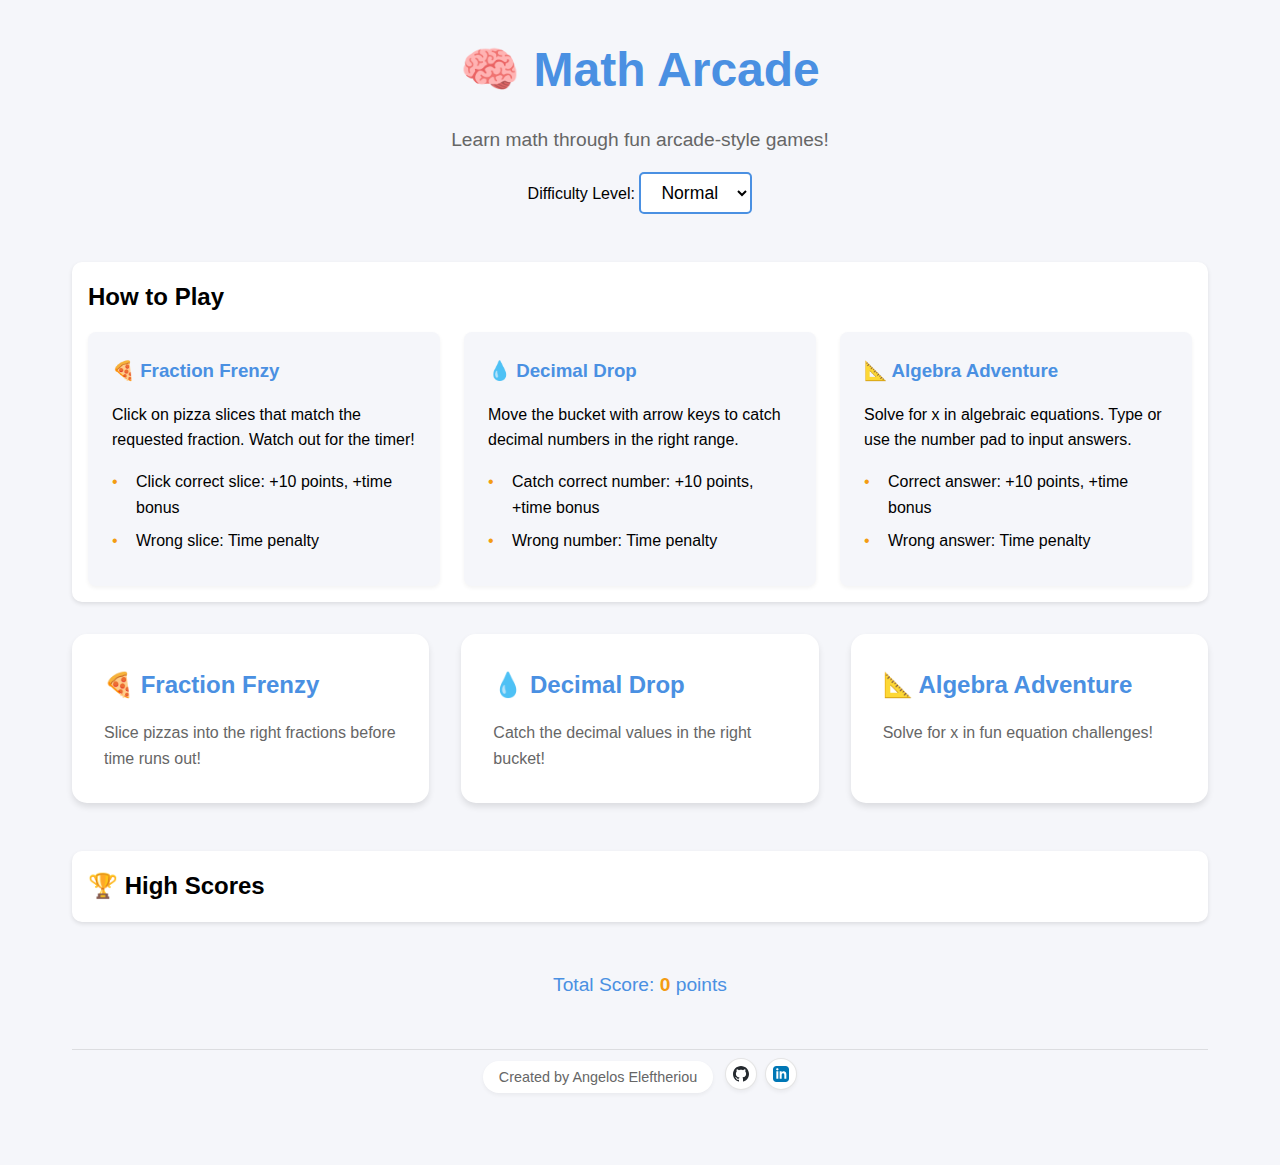
<file: index.html>
<!DOCTYPE html>
<html lang="en">
<head>
    <meta charset="UTF-8">
    <meta name="viewport" content="width=device-width, initial-scale=1.0">
    <title>Math Arcade: Mini-Games That Teach</title>
    <link rel="icon" href="data:image/svg+xml,<svg xmlns=%22http://www.w3.org/2000/svg%22 viewBox=%220 0 100 100%22><text y=%22.9em%22 font-size=%2290%22>🧠</text></svg>">
    <link rel="stylesheet" href="style.css">
</head>
<body>
    <div class="container">
        <header>
            <h1>🧠 Math Arcade</h1>
            <p class="subtitle">Learn math through fun arcade-style games!</p>
            
            <div class="difficulty-section">
                <label for="difficultySelect">Difficulty Level:</label>
                <select id="difficultySelect">
                    <option value="easy">Easy</option>
                    <option value="normal" selected>Normal</option>
                    <option value="hard">Hard</option>
                </select>
            </div>
        </header>

        <div class="instructions-section">
            <h2>How to Play</h2>
            <div class="instruction-cards">
                <div class="instruction-card">
                    <h3>🍕 Fraction Frenzy</h3>
                    <p>Click on pizza slices that match the requested fraction. Watch out for the timer!</p>
                    <ul>
                        <li>Click correct slice: +10 points, +time bonus</li>
                        <li>Wrong slice: Time penalty</li>
                    </ul>
                </div>
                <div class="instruction-card">
                    <h3>💧 Decimal Drop</h3>
                    <p>Move the bucket with arrow keys to catch decimal numbers in the right range.</p>
                    <ul>
                        <li>Catch correct number: +10 points, +time bonus</li>
                        <li>Wrong number: Time penalty</li>
                    </ul>
                </div>
                <div class="instruction-card">
                    <h3>📐 Algebra Adventure</h3>
                    <p>Solve for x in algebraic equations. Type or use the number pad to input answers.</p>
                    <ul>
                        <li>Correct answer: +10 points, +time bonus</li>
                        <li>Wrong answer: Time penalty</li>
                    </ul>
                </div>
            </div>
        </div>

        <div class="game-grid">
            <div class="game-card" onclick="location.href='games/fraction-frenzy.html'">
                <h2>🍕 Fraction Frenzy</h2>
                <p>Slice pizzas into the right fractions before time runs out!</p>
            </div>
            <div class="game-card" onclick="location.href='games/decimal-drop.html'">
                <h2>💧 Decimal Drop</h2>
                <p>Catch the decimal values in the right bucket!</p>
            </div>
            <div class="game-card" onclick="location.href='games/algebra-adventure.html'">
                <h2>📐 Algebra Adventure</h2>
                <p>Solve for x in fun equation challenges!</p>
            </div>
        </div>

        <div class="high-scores-section">
            <h2>🏆 High Scores</h2>
            <div id="highScores"></div>
        </div>

        <footer>
            <p>Total Score: <span id="totalScore">0</span> points</p>
        </footer>
        
        <div class="creator-footer">
            <span>Created by Angelos Eleftheriou</span>
            <div class="social-links">
                <a href="https://github.com/Angelel02" target="_blank" rel="noopener" class="social-button github" title="GitHub">
                    <svg viewBox="0 0 24 24">
                        <path d="M12 0c-6.626 0-12 5.373-12 12 0 5.302 3.438 9.8 8.207 11.387.599.111.793-.261.793-.577v-2.234c-3.338.726-4.033-1.416-4.033-1.416-.546-1.387-1.333-1.756-1.333-1.756-1.089-.745.083-.729.083-.729 1.205.084 1.839 1.237 1.839 1.237 1.07 1.834 2.807 1.304 3.492.997.107-.775.418-1.305.762-1.604-2.665-.305-5.467-1.334-5.467-5.931 0-1.311.469-2.381 1.236-3.221-.124-.303-.535-1.524.117-3.176 0 0 1.008-.322 3.301 1.23.957-.266 1.983-.399 3.003-.404 1.02.005 2.047.138 3.006.404 2.291-1.552 3.297-1.23 3.297-1.23.653 1.653.242 2.874.118 3.176.77.84 1.235 1.911 1.235 3.221 0 4.609-2.807 5.624-5.479 5.921.43.372.823 1.102.823 2.222v3.293c0 .319.192.694.801.576 4.765-1.589 8.199-6.086 8.199-11.386 0-6.627-5.373-12-12-12z"/>
                    </svg>
                </a>
                <a href="https://www.linkedin.com/in/angelos-eleftheriou/" target="_blank" rel="noopener" class="social-button linkedin" title="LinkedIn">
                    <svg viewBox="0 0 24 24">
                        <path d="M19 0h-14c-2.761 0-5 2.239-5 5v14c0 2.761 2.239 5 5 5h14c2.762 0 5-2.239 5-5v-14c0-2.761-2.238-5-5-5zm-11 19h-3v-11h3v11zm-1.5-12.268c-.966 0-1.75-.79-1.75-1.764s.784-1.764 1.75-1.764 1.75.79 1.75 1.764-.783 1.764-1.75 1.764zm13.5 12.268h-3v-5.604c0-3.368-4-3.113-4 0v5.604h-3v-11h3v1.765c1.396-2.586 7-2.777 7 2.476v6.759z"/>
                    </svg>
                </a>
            </div>
        </div>
    </div>
    <script src="main.js"></script>
</body>
</html>
</file>
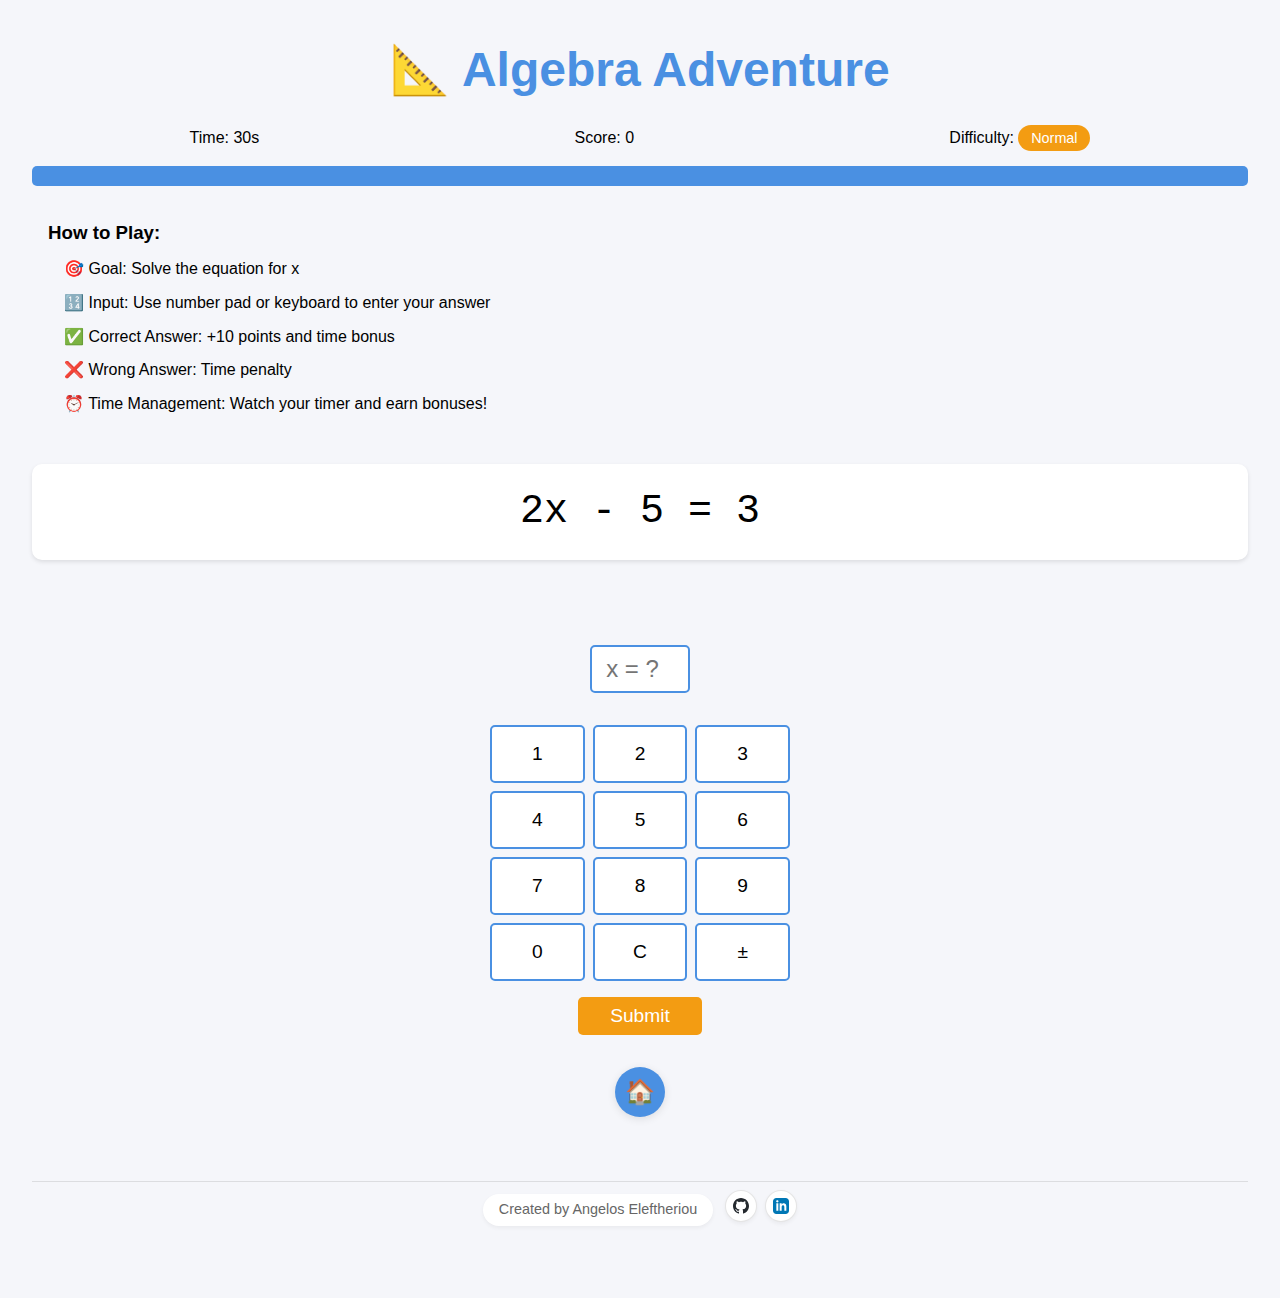
<file: games/algebra-adventure.html>
<!DOCTYPE html>
<html lang="en">
<head>
    <meta charset="UTF-8">
    <meta name="viewport" content="width=device-width, initial-scale=1.0">
    <title>Algebra Adventure - Math Arcade</title>
    <link rel="icon" href="data:image/svg+xml,<svg xmlns=%22http://www.w3.org/2000/svg%22 viewBox=%220 0 100 100%22><text y=%22.9em%22 font-size=%2290%22>🧠</text></svg>">
    <link rel="stylesheet" href="../style.css">
    <style>
        .game-container {
            text-align: center;
            padding: 2rem;
        }
        .game-info {
            display: flex;
            justify-content: space-around;
            margin: 1rem 0;
        }
        .equation-display {
            font-size: 2.5rem;
            margin: 1.5rem 0;
            font-family: monospace;
            background: var(--card-bg);
            padding: 1rem;
            border-radius: 10px;
            box-shadow: 0 2px 4px rgba(0, 0, 0, 0.1);
        }
        .instructions {
            background: var(--background-color);
            padding: 1rem;
            border-radius: 8px;
            margin: 1rem 0;
            text-align: left;
        }
        .instructions ul {
            list-style-type: none;
            padding-left: 1rem;
        }
        .instructions li {
            margin: 0.5rem 0;
        }
        .difficulty-badge {
            background: var(--secondary-color);
            color: white;
            padding: 0.3rem 0.8rem;
            border-radius: 15px;
            font-size: 0.9rem;
        }
        .number-pad {
            display: grid;
            grid-template-columns: repeat(3, 1fr);
            gap: 0.5rem;
            max-width: 300px;
            margin: 1rem auto;
        }
        .number-button {
            padding: 1rem;
            font-size: 1.2rem;
            border: 2px solid var(--primary-color);
            border-radius: 5px;
            background: white;
            cursor: pointer;
            transition: background-color 0.2s;
        }
        .number-button:hover {
            background: var(--primary-color);
            color: white;
        }
        #answer-input {
            font-size: 1.5rem;
            width: 100px;
            padding: 0.5rem;
            text-align: center;
            border: 2px solid var(--primary-color);
            border-radius: 5px;
            margin: 1rem;
        }
        .submit-button {
            padding: 0.5rem 2rem;
            font-size: 1.2rem;
            background: var(--secondary-color);
            color: white;
            border: none;
            border-radius: 5px;
            cursor: pointer;
        }
        .feedback {
            font-size: 1.2rem;
            margin: 1rem 0;
            min-height: 1.5em;
        }
        .correct { color: #2ecc71; }
        .incorrect { color: #e74c3c; }
        .time-bar-container {
            width: 100%;
            background: #ddd;
            border-radius: 5px;
            overflow: hidden;
            margin: 1rem 0;
        }
        .time-bar {
            height: 20px;
            background: var(--primary-color);
            width: 100%;
            transition: width 0.5s linear;
        }
    </style>
</head>
<body>
    <div class="game-container">
        <h1>📐 Algebra Adventure</h1>
        <div class="game-info">
            <p class="timer">Time: <span id="timeLeft">60</span>s</p>
            <p class="score-display">Score: <span id="score">0</span></p>
            <p>Difficulty: <span id="difficultyBadge" class="difficulty-badge">Normal</span></p>
        </div>
        
        <div class="time-bar-container">
            <div class="time-bar" id="timeBar"></div>
        </div>
        
        <div class="instructions">
            <h3>How to Play:</h3>
            <ul>
                <li>🎯 Goal: Solve the equation for x</li>
                <li>🔢 Input: Use number pad or keyboard to enter your answer</li>
                <li>✅ Correct Answer: +10 points and time bonus</li>
                <li>❌ Wrong Answer: Time penalty</li>
                <li>⏰ Time Management: Watch your timer and earn bonuses!</li>
            </ul>
        </div>

        <div class="equation-display" id="equation"></div>
        <div class="feedback" id="feedback"></div>
        <input type="number" id="answer-input" placeholder="x = ?">
        <div class="number-pad" id="numberPad"></div>
        <button class="submit-button" id="submitAnswer">Submit</button>
        
        <div class="centered-content">
            <a href="../index.html" class="home-button" title="Go to Home"></a>
        </div>
        
        <div class="creator-footer">
            <span>Created by Angelos Eleftheriou</span>
            <div class="social-links">
                <a href="https://github.com/Angelel02" target="_blank" rel="noopener" class="social-button github" title="GitHub">
                    <svg viewBox="0 0 24 24">
                        <path d="M12 0c-6.626 0-12 5.373-12 12 0 5.302 3.438 9.8 8.207 11.387.599.111.793-.261.793-.577v-2.234c-3.338.726-4.033-1.416-4.033-1.416-.546-1.387-1.333-1.756-1.333-1.756-1.089-.745.083-.729.083-.729 1.205.084 1.839 1.237 1.839 1.237 1.07 1.834 2.807 1.304 3.492.997.107-.775.418-1.305.762-1.604-2.665-.305-5.467-1.334-5.467-5.931 0-1.311.469-2.381 1.236-3.221-.124-.303-.535-1.524.117-3.176 0 0 1.008-.322 3.301 1.23.957-.266 1.983-.399 3.003-.404 1.02.005 2.047.138 3.006.404 2.291-1.552 3.297-1.23 3.297-1.23.653 1.653.242 2.874.118 3.176.77.84 1.235 1.911 1.235 3.221 0 4.609-2.807 5.624-5.479 5.921.43.372.823 1.102.823 2.222v3.293c0 .319.192.694.801.576 4.765-1.589 8.199-6.086 8.199-11.386 0-6.627-5.373-12-12-12z"/>
                    </svg>
                </a>
                <a href="https://www.linkedin.com/in/angelos-eleftheriou/" target="_blank" rel="noopener" class="social-button linkedin" title="LinkedIn">
                    <svg viewBox="0 0 24 24">
                        <path d="M19 0h-14c-2.761 0-5 2.239-5 5v14c0 2.761 2.239 5 5 5h14c2.762 0 5-2.239 5-5v-14c0-2.761-2.238-5-5-5zm-11 19h-3v-11h3v11zm-1.5-12.268c-.966 0-1.75-.79-1.75-1.764s.784-1.764 1.75-1.764 1.75.79 1.75 1.764-.783 1.764-1.75 1.764zm13.5 12.268h-3v-5.604c0-3.368-4-3.113-4 0v5.604h-3v-11h3v1.765c1.396-2.586 7-2.777 7 2.476v6.759z"/>
                    </svg>
                </a>
            </div>
        </div>
    </div>
    <script src="../main.js"></script>
    <script src="audio-utils.js"></script>
    <script src="algebra-adventure.js"></script>
</body>
</html>
</file>
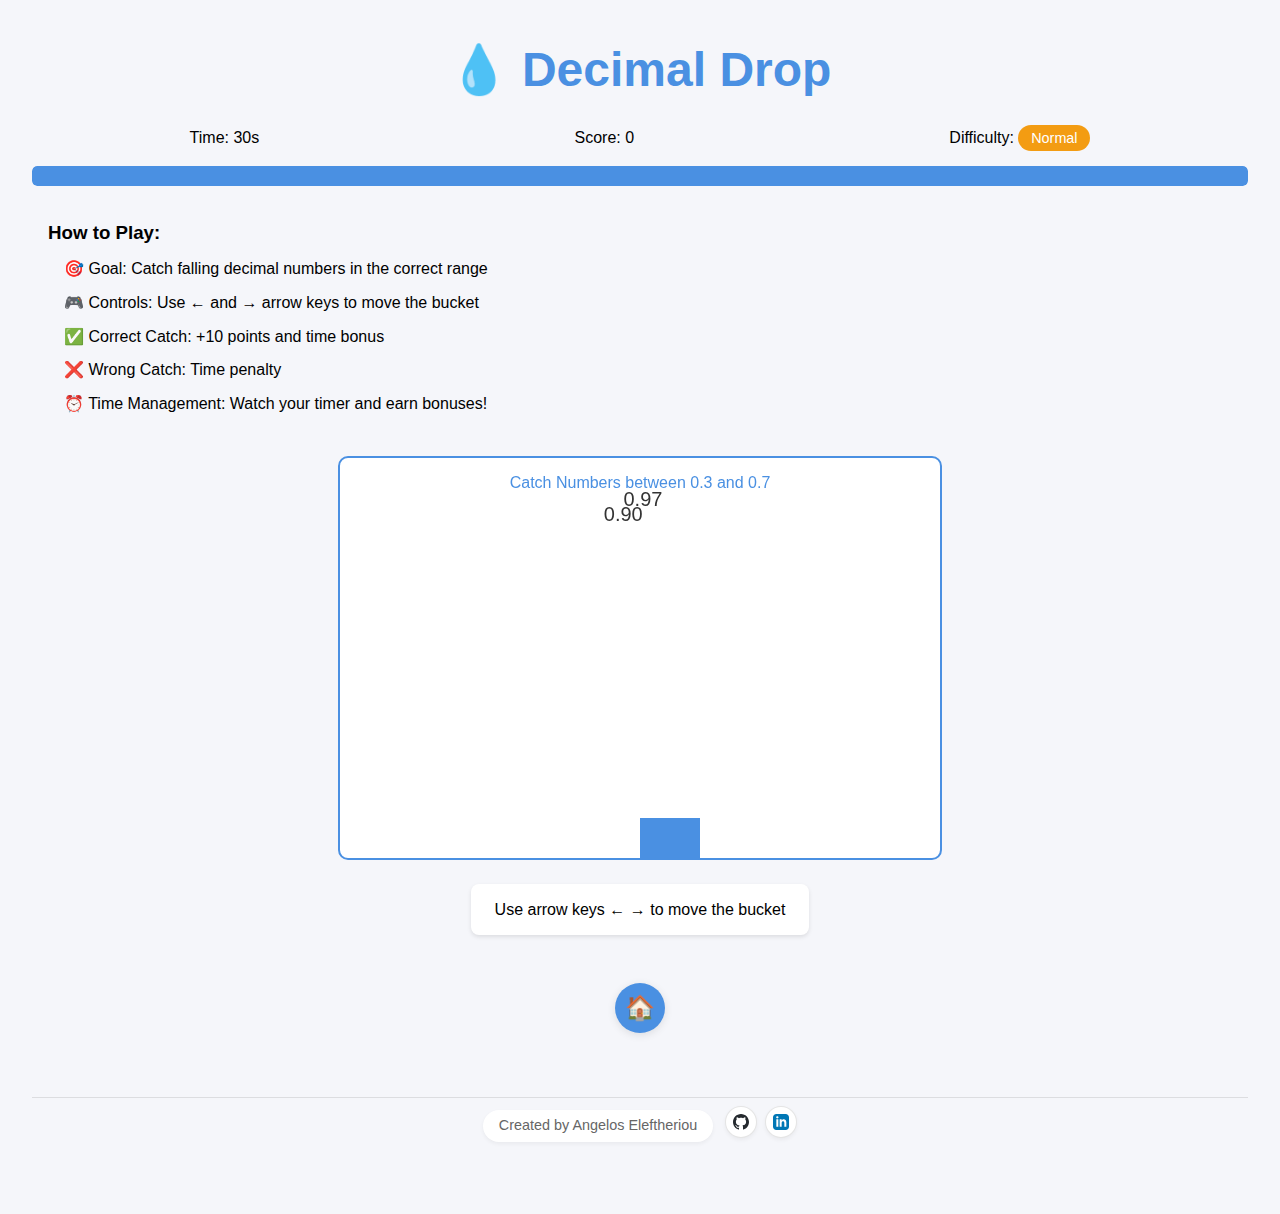
<file: games/decimal-drop.html>
<!DOCTYPE html>
<html lang="en">
<head>
    <meta charset="UTF-8">
    <meta name="viewport" content="width=device-width, initial-scale=1.0">
    <title>Decimal Drop - Math Arcade</title>
    <link rel="icon" href="data:image/svg+xml,<svg xmlns=%22http://www.w3.org/2000/svg%22 viewBox=%220 0 100 100%22><text y=%22.9em%22 font-size=%2290%22>🧠</text></svg>">
    <link rel="stylesheet" href="../style.css">
    <style>
        .game-container {
            text-align: center;
            padding: 2rem;
        }
        #gameCanvas {
            border: 2px solid var(--primary-color);
            border-radius: 10px;
            background: white;
        }
        .game-info {
            display: flex;
            justify-content: space-around;
            margin: 1rem 0;
        }
        .instructions {
            background: var(--background-color);
            padding: 1rem;
            border-radius: 8px;
            margin: 1rem 0;
            text-align: left;
        }
        .instructions ul {
            list-style-type: none;
            padding-left: 1rem;
        }
        .instructions li {
            margin: 0.5rem 0;
        }
        .difficulty-badge {
            background: var(--secondary-color);
            color: white;
            padding: 0.3rem 0.8rem;
            border-radius: 15px;
            font-size: 0.9rem;
        }
        .controls {
            margin: 1rem auto;
            padding: 0.8rem 1.5rem;
            background: var(--card-bg);
            border-radius: 8px;
            box-shadow: 0 2px 4px rgba(0, 0, 0, 0.1);
            display: block;
            text-align: center;
            width: fit-content;
        }
        .time-bar-container {
            width: 100%;
            background: var(--background-color);
            border-radius: 5px;
            margin: 1rem 0;
        }
        .time-bar {
            height: 20px;
            background: var(--primary-color);
            border-radius: 5px;
            width: 100%;
        }
    </style>
</head>
<body>
    <div class="game-container">
        <h1>💧 Decimal Drop</h1>
        <div class="game-info">
            <p class="timer">Time: <span id="timeLeft">60</span>s</p>
            <p class="score-display">Score: <span id="score">0</span></p>
            <p>Difficulty: <span id="difficultyBadge" class="difficulty-badge">Normal</span></p>
        </div>
        
        <div class="time-bar-container">
            <div class="time-bar" id="timeBar"></div>
        </div>
        
        <div class="instructions">
            <h3>How to Play:</h3>
            <ul>
                <li>🎯 Goal: Catch falling decimal numbers in the correct range</li>
                <li>🎮 Controls: Use ← and → arrow keys to move the bucket</li>
                <li>✅ Correct Catch: +10 points and time bonus</li>
                <li>❌ Wrong Catch: Time penalty</li>
                <li>⏰ Time Management: Watch your timer and earn bonuses!</li>
            </ul>
        </div>

        <canvas id="gameCanvas" width="600" height="400"></canvas>
        <div class="controls">Use arrow keys ← → to move the bucket</div>
        
        <div class="centered-margin-top">
            <a href="../index.html" class="home-button" title="Go to Home"></a>
        </div>
        
        <div class="creator-footer">
            <span>Created by Angelos Eleftheriou</span>
            <div class="social-links">
                <a href="https://github.com/Angelel02" target="_blank" rel="noopener" class="social-button github" title="GitHub">
                    <svg viewBox="0 0 24 24">
                        <path d="M12 0c-6.626 0-12 5.373-12 12 0 5.302 3.438 9.8 8.207 11.387.599.111.793-.261.793-.577v-2.234c-3.338.726-4.033-1.416-4.033-1.416-.546-1.387-1.333-1.756-1.333-1.756-1.089-.745.083-.729.083-.729 1.205.084 1.839 1.237 1.839 1.237 1.07 1.834 2.807 1.304 3.492.997.107-.775.418-1.305.762-1.604-2.665-.305-5.467-1.334-5.467-5.931 0-1.311.469-2.381 1.236-3.221-.124-.303-.535-1.524.117-3.176 0 0 1.008-.322 3.301 1.23.957-.266 1.983-.399 3.003-.404 1.02.005 2.047.138 3.006.404 2.291-1.552 3.297-1.23 3.297-1.23.653 1.653.242 2.874.118 3.176.77.84 1.235 1.911 1.235 3.221 0 4.609-2.807 5.624-5.479 5.921.43.372.823 1.102.823 2.222v3.293c0 .319.192.694.801.576 4.765-1.589 8.199-6.086 8.199-11.386 0-6.627-5.373-12-12-12z"/>
                    </svg>
                </a>
                <a href="https://www.linkedin.com/in/angelos-eleftheriou/" target="_blank" rel="noopener" class="social-button linkedin" title="LinkedIn">
                    <svg viewBox="0 0 24 24">
                        <path d="M19 0h-14c-2.761 0-5 2.239-5 5v14c0 2.761 2.239 5 5 5h14c2.762 0 5-2.239 5-5v-14c0-2.761-2.238-5-5-5zm-11 19h-3v-11h3v11zm-1.5-12.268c-.966 0-1.75-.79-1.75-1.764s.784-1.764 1.75-1.764 1.75.79 1.75 1.764-.783 1.764-1.75 1.764zm13.5 12.268h-3v-5.604c0-3.368-4-3.113-4 0v5.604h-3v-11h3v1.765c1.396-2.586 7-2.777 7 2.476v6.759z"/>
                    </svg>
                </a>
            </div>
        </div>
    </div>
    <script src="../main.js"></script>
    <script src="audio-utils.js"></script>
    <script src="decimal-drop.js"></script>
</body>
</html>
</file>
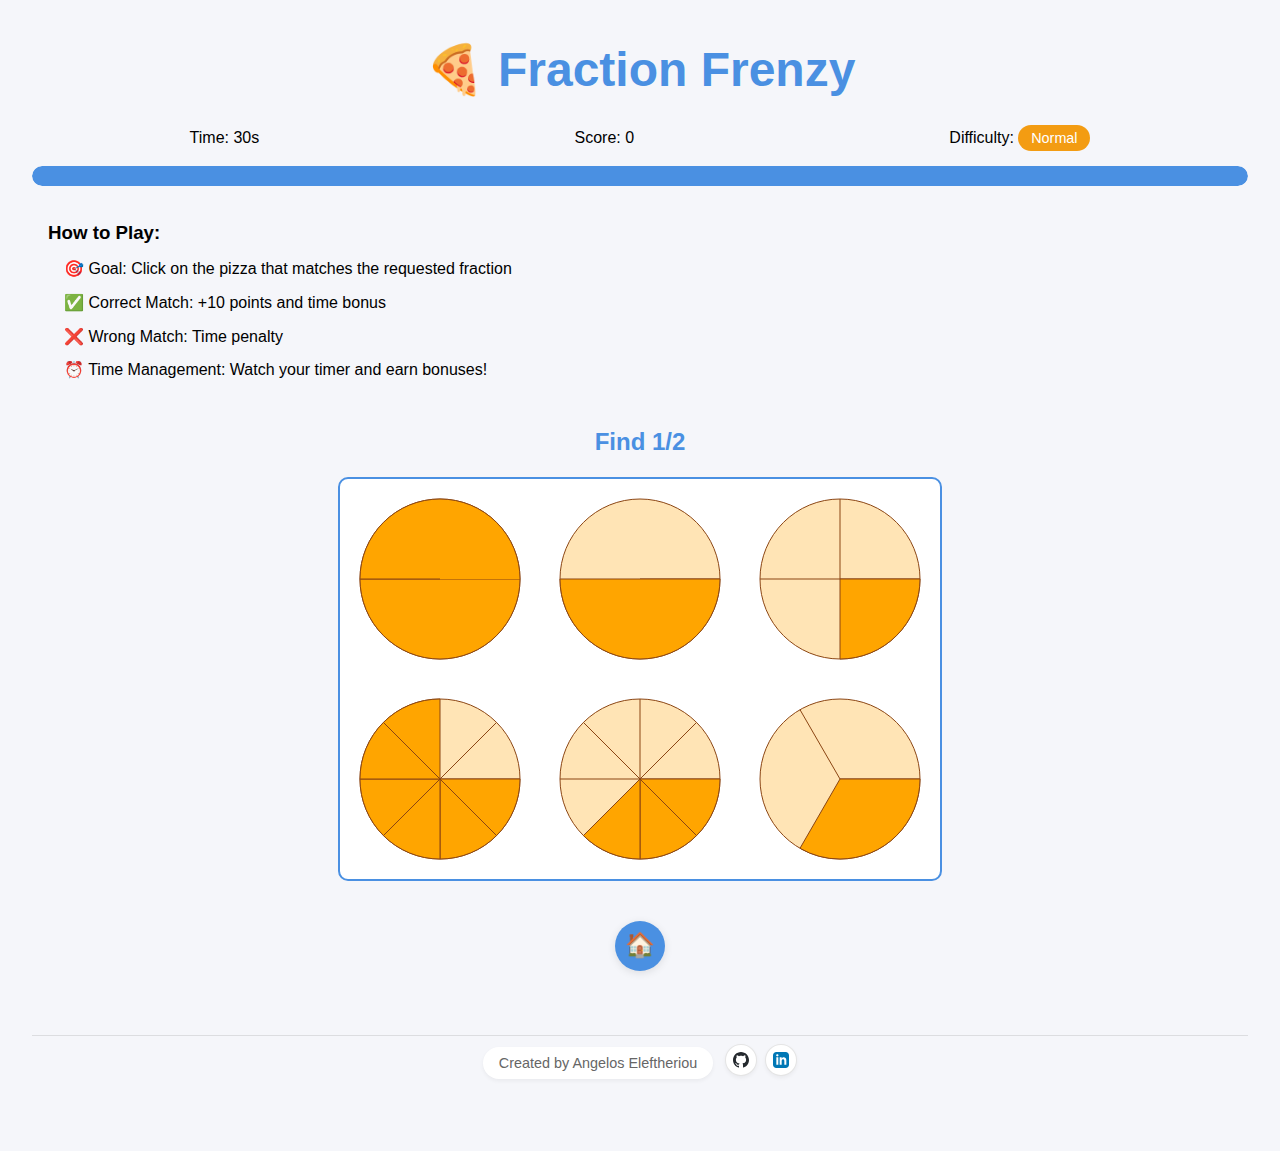
<file: games/fraction-frenzy.html>
<!DOCTYPE html>
<html lang="en">
<head>
    <meta charset="UTF-8">
    <meta name="viewport" content="width=device-width, initial-scale=1.0">
    <title>Fraction Frenzy - Math Arcade</title>
    <link rel="stylesheet" href="../style.css">
    <style>
        .game-container {
            text-align: center;
            padding: 2rem;
        }
        #gameCanvas {
            border: 2px solid var(--primary-color);
            border-radius: 10px;
            background: white;
        }
        .game-info {
            display: flex;
            justify-content: space-around;
            margin: 1rem 0;
        }
        .instructions {
            background: var(--background-color);
            padding: 1rem;
            border-radius: 8px;
            margin: 1rem 0;
            text-align: left;
        }
        .instructions ul {
            list-style-type: none;
            padding-left: 1rem;
        }
        .instructions li {
            margin: 0.5rem 0;
        }
        .difficulty-badge {
            background: var(--secondary-color);
            color: white;
            padding: 0.3rem 0.8rem;
            border-radius: 15px;
            font-size: 0.9rem;
        }
        .time-bar-container {
            width: 100%;
            background: var(--background-color);
            border-radius: 10px;
            margin: 1rem 0;
        }
        .time-bar {
            height: 20px;
            background: var(--primary-color);
            border-radius: 10px;
            width: 100%;
        }
    </style>
</head>
<body>
    <div class="game-container">
        <h1>🍕 Fraction Frenzy</h1>
        <div class="game-info">
            <p class="timer">Time: <span id="timeLeft">60</span>s</p>
            <p class="score-display">Score: <span id="score">0</span></p>
            <p>Difficulty: <span id="difficultyBadge" class="difficulty-badge">Normal</span></p>
        </div>
        
        <div class="time-bar-container">
            <div class="time-bar" id="timeBar"></div>
        </div>
        
        <div class="instructions">
            <h3>How to Play:</h3>
            <ul>
                <li>🎯 Goal: Click on the pizza that matches the requested fraction</li>
                <li>✅ Correct Match: +10 points and time bonus</li>
                <li>❌ Wrong Match: Time penalty</li>
                <li>⏰ Time Management: Watch your timer and earn bonuses!</li>
            </ul>
        </div>

        <h2 id="question" style="margin: 1rem 0; color: var(--primary-color);"></h2>
        <canvas id="gameCanvas" width="600" height="400"></canvas>
        <div style="text-align: center;">
            <a href="../index.html" class="home-button"></a>
        </div>
        
        <div class="creator-footer">
            <span>Created by Angelos Eleftheriou</span>
            <div class="social-links">
                <a href="https://github.com/Angelel02" target="_blank" rel="noopener" class="social-button github" title="GitHub">
                    <svg viewBox="0 0 24 24">
                        <path d="M12 0c-6.626 0-12 5.373-12 12 0 5.302 3.438 9.8 8.207 11.387.599.111.793-.261.793-.577v-2.234c-3.338.726-4.033-1.416-4.033-1.416-.546-1.387-1.333-1.756-1.333-1.756-1.089-.745.083-.729.083-.729 1.205.084 1.839 1.237 1.839 1.237 1.07 1.834 2.807 1.304 3.492.997.107-.775.418-1.305.762-1.604-2.665-.305-5.467-1.334-5.467-5.931 0-1.311.469-2.381 1.236-3.221-.124-.303-.535-1.524.117-3.176 0 0 1.008-.322 3.301 1.23.957-.266 1.983-.399 3.003-.404 1.02.005 2.047.138 3.006.404 2.291-1.552 3.297-1.23 3.297-1.23.653 1.653.242 2.874.118 3.176.77.84 1.235 1.911 1.235 3.221 0 4.609-2.807 5.624-5.479 5.921.43.372.823 1.102.823 2.222v3.293c0 .319.192.694.801.576 4.765-1.589 8.199-6.086 8.199-11.386 0-6.627-5.373-12-12-12z"/>
                    </svg>
                </a>
                <a href="https://www.linkedin.com/in/angelos-eleftheriou/" target="_blank" rel="noopener" class="social-button linkedin" title="LinkedIn">
                    <svg viewBox="0 0 24 24">
                        <path d="M19 0h-14c-2.761 0-5 2.239-5 5v14c0 2.761 2.239 5 5 5h14c2.762 0 5-2.239 5-5v-14c0-2.761-2.238-5-5-5zm-11 19h-3v-11h3v11zm-1.5-12.268c-.966 0-1.75-.79-1.75-1.764s.784-1.764 1.75-1.764 1.75.79 1.75 1.764-.783 1.764-1.75 1.764zm13.5 12.268h-3v-5.604c0-3.368-4-3.113-4 0v5.604h-3v-11h3v1.765c1.396-2.586 7-2.777 7 2.476v6.759z"/>
                    </svg>
                </a>
            </div>
        </div>
    </div>
    <script src="../main.js"></script>
    <script src="audio-utils.js"></script>
    <script src="fraction-frenzy.js"></script>
</body>
</html>
</file>
<file: style.css>
:root {
    --primary-color: #4a90e2;
    --secondary-color: #f39c12;
    --background-color: #f5f6fa;
    --card-bg: #ffffff;
}

* {
    margin: 0;
    padding: 0;
    box-sizing: border-box;
}

body {
    font-family: 'Arial', sans-serif;
    background-color: var(--background-color);
    line-height: 1.6;
}

.container {
    max-width: 1200px;
    margin: 0 auto;
    padding: 2rem;
}

header {
    text-align: center;
    margin-bottom: 3rem;
}

h1 {
    font-size: 3rem;
    color: var(--primary-color);
    margin-bottom: 1rem;
}

.subtitle {
    font-size: 1.2rem;
    color: #666;
}

.game-grid {
    display: grid;
    grid-template-columns: repeat(auto-fit, minmax(300px, 1fr));
    gap: 2rem;
    margin-bottom: 3rem;
}

.game-card {
    background: var(--card-bg);
    border-radius: 15px;
    padding: 2rem;
    box-shadow: 0 4px 6px rgba(0, 0, 0, 0.1);
    transition: transform 0.3s ease;
    cursor: pointer;
}

.game-card:hover {
    transform: translateY(-5px);
}

.game-card h2 {
    color: var(--primary-color);
    margin-bottom: 1rem;
}

.game-card p {
    color: #666;
}

footer {
    text-align: center;
    font-size: 1.2rem;
    color: var(--primary-color);
    padding: 1rem;
}

#totalScore {
    font-weight: bold;
    color: var(--secondary-color);
}

.difficulty-section {
    margin: 1rem 0;
    text-align: center;
}

.difficulty-section select {
    padding: 0.5rem 1rem;
    font-size: 1.1rem;
    border: 2px solid var(--primary-color);
    border-radius: 5px;
    background: white;
    cursor: pointer;
}

.instructions-section {
    margin: 2rem 0;
    padding: 1rem;
    background: var(--card-bg);
    border-radius: 10px;
    box-shadow: 0 2px 4px rgba(0, 0, 0, 0.1);
}

.instruction-cards {
    display: grid;
    grid-template-columns: repeat(auto-fit, minmax(250px, 1fr));
    gap: 1.5rem;
    margin-top: 1rem;
}

.instruction-card {
    background: var(--background-color);
    padding: 1.5rem;
    border-radius: 8px;
    box-shadow: 0 2px 4px rgba(0, 0, 0, 0.05);
}

.instruction-card h3 {
    color: var(--primary-color);
    margin-bottom: 1rem;
}

.instruction-card ul {
    list-style-type: none;
    padding-left: 0;
    margin-top: 1rem;
}

.instruction-card li {
    margin: 0.5rem 0;
    padding-left: 1.5rem;
    position: relative;
}

.instruction-card li:before {
    content: "•";
    color: var(--secondary-color);
    position: absolute;
    left: 0;
}

.high-scores-section {
    margin: 2rem 0;
    padding: 1rem;
    background: var(--card-bg);
    border-radius: 10px;
    box-shadow: 0 2px 4px rgba(0, 0, 0, 0.1);
}

.high-score-section {
    margin: 1rem 0;
    padding: 1rem;
    background: var(--background-color);
    border-radius: 8px;
}

.high-score-section h3 {
    color: var(--primary-color);
    margin-bottom: 1rem;
}

.high-score-section ul {
    list-style-type: none;
    padding-left: 0;
}

.high-score-section li {
    padding: 0.5rem;
    border-bottom: 1px solid rgba(0, 0, 0, 0.1);
}

.high-score-section li:last-child {
    border-bottom: none;
}

.time-bar-container {
    width: 100%;
    height: 20px;
    background-color: #eee;
    border-radius: 10px;
    margin: 1rem 0;
    overflow: hidden;
}

.time-bar {
    width: 100%;
    height: 100%;
    background-color: var(--primary-color);
    transition: width 1s linear;
}

.home-button {
    display: inline-flex;
    align-items: center;
    justify-content: center;
    width: 50px;
    height: 50px;
    background-color: var(--primary-color);
    color: white;
    border-radius: 50%;
    text-decoration: none;
    margin: 2rem auto;
    box-shadow: 0 2px 8px rgba(0, 0, 0, 0.1);
    transition: all 0.3s ease;
    position: relative;
    border: none;
}

.home-button:hover {
    transform: translateY(-2px);
    box-shadow: 0 4px 12px rgba(0, 0, 0, 0.2);
    background-color: var(--secondary-color);
}

.home-button::before {
    content: "🏠";
    font-size: 1.5rem;
}

.creator-footer {
    text-align: center;
    padding: 1.5rem 0;
    color: #666;
    font-size: 0.9rem;
    margin-top: 2rem;
    border-top: 1px solid rgba(0, 0, 0, 0.1);
}

.creator-footer span {
    display: inline-flex;
    align-items: center;
    padding: 0.5rem 1rem;
    background: white;
    border-radius: 20px;
    box-shadow: 0 2px 4px rgba(0, 0, 0, 0.05);
    transform: translateY(-50%);
    height: 32px;
}

.social-links {
    display: inline-flex;
    gap: 0.5rem;
    margin-left: 0.5rem;
    transform: translateY(-50%);
    height: 32px;
}

.social-button {
    display: inline-flex;
    align-items: center;
    justify-content: center;
    width: 32px;
    height: 32px;
    border-radius: 50%;
    background: white;
    border: 1px solid rgba(0, 0, 0, 0.1);
    box-shadow: 0 2px 4px rgba(0, 0, 0, 0.05);
    transition: all 0.3s ease;
    text-decoration: none;
    vertical-align: middle;
}

.social-button:hover {
    transform: translateY(-2px);
    box-shadow: 0 4px 8px rgba(0, 0, 0, 0.1);
}

.social-button.github {
    color: #24292e;
}

.social-button.linkedin {
    color: #0077b5;
}

.social-button svg {
    width: 16px;
    height: 16px;
    fill: currentColor;
}
</file>
